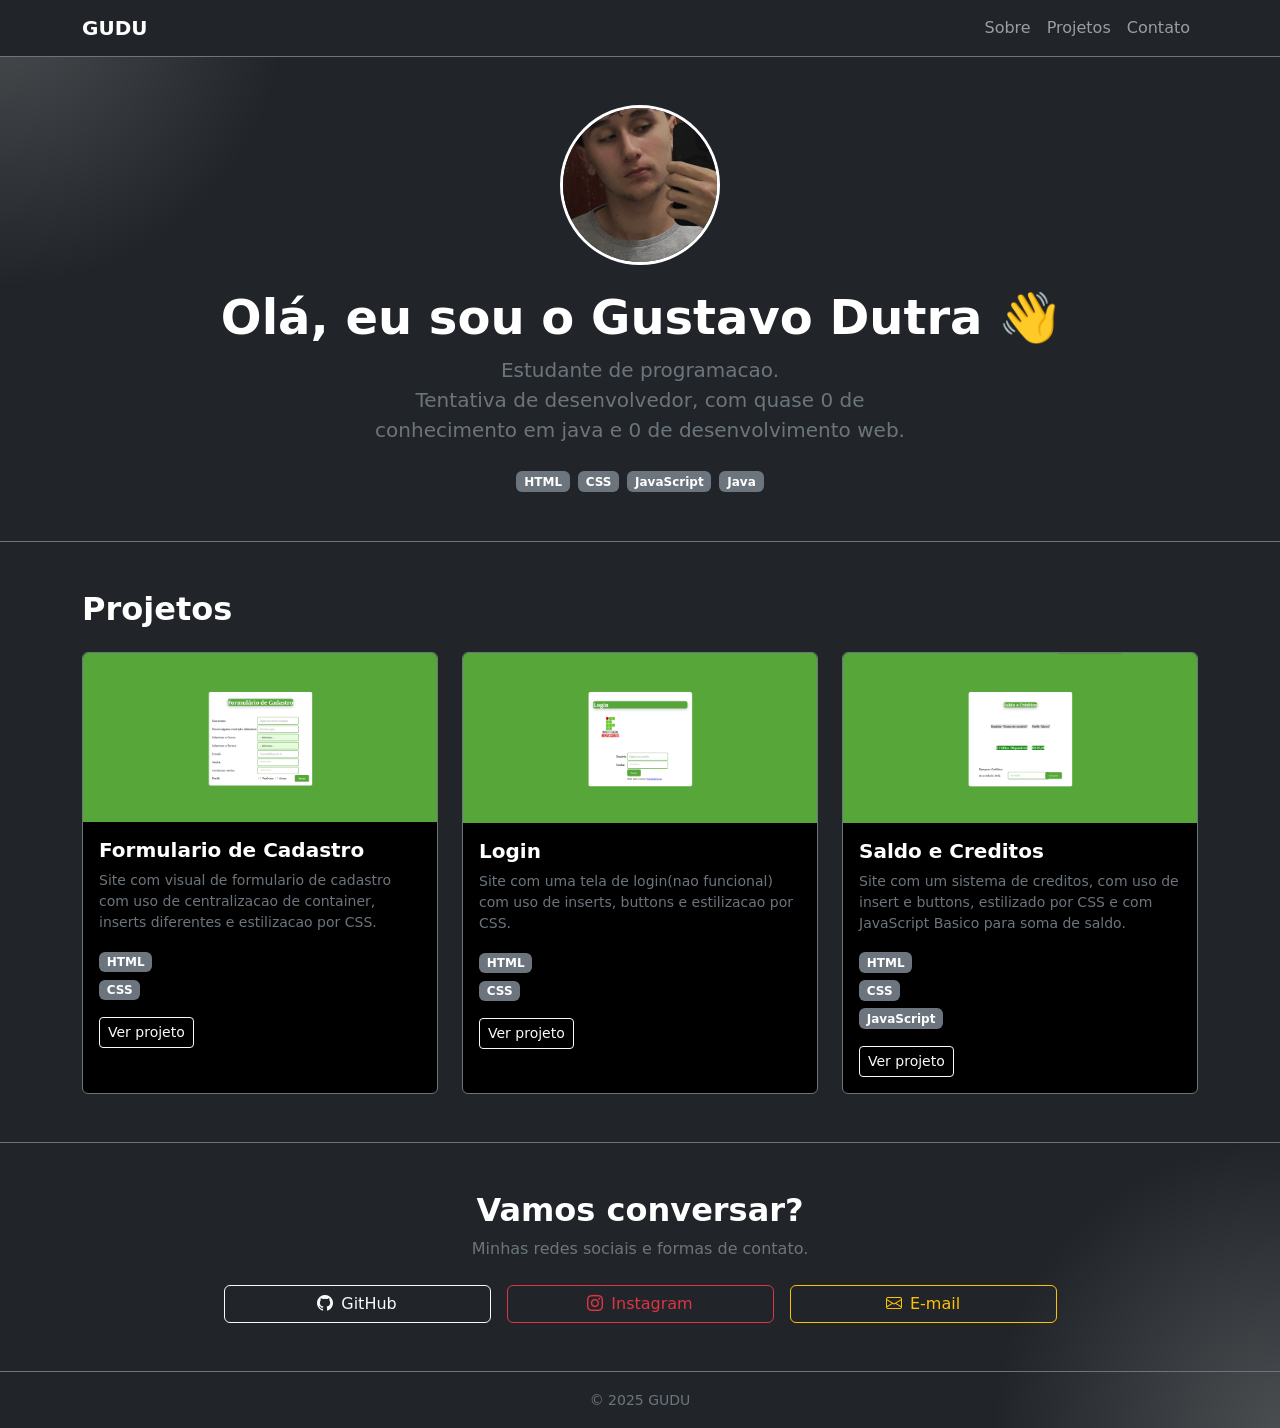
<file: index.html>
<!doctype html>
<html lang="en">
  <head>
    <meta charset="UTF-8" />
    <meta name="viewport" content="width=device-width, initial-scale=1.0" />
    <title>Portifolio</title>
    <link
      rel="stylesheet"
      href="https://cdn.jsdelivr.net/npm/bootstrap-icons@1.13.1/font/bootstrap-icons.min.css"
    />
    <link rel="stylesheet" href="Estilo/estilo.css" />
    <link
      href="https://cdn.jsdelivr.net/npm/bootstrap@5.3.8/dist/css/bootstrap.min.css"
      rel="stylesheet"
      integrity="sha384-sRIl4kxILFvY47J16cr9ZwB07vP4J8+LH7qKQnuqkuIAvNWLzeN8tE5YBujZqJLB"
      crossorigin="anonymous"
    />
  </head>
  <body class="bg-dark text-white custom-bg">
    <nav
      class="navbar navbar-expand-lg navbar-dark bg-dark border-bottom border-secondary"
    >
      <div class="container">
        <a class="navbar-brand fw-bold" href="#">GUDU</a>
        <button
          class="navbar-toggler"
          type="button"
          data-bs-toggle="collapse"
          data-bs-target="#nav"
        >
          <span class="navbar-toggler-icon"></span>
        </button>
        <div class="collapse navbar-collapse" id="nav">
          <ul class="navbar-nav ms-auto">
            <li class="nav-item">
              <a class="nav-link" href="#sobre">Sobre</a>
            </li>
            <li class="nav-item">
              <a class="nav-link" href="#projetos">Projetos</a>
            </li>
            <li class="nav-item">
              <a class="nav-link" href="#contato">Contato</a>
            </li>
          </ul>
        </div>
      </div>
    </nav>

    <section class="py-5 text-center border-bottom border-secondary" id="sobre">
      <div class="container">
        <img
          src="Fotos/foto de perfil.jpg"
          alt=""
          class="foto-perfil rounded-circle mb-4"
        />
        <h1 class="fw-bold display-5">Olá, eu sou o Gustavo Dutra 👋</h1>
        <p class="lead text-secondary col-md-6 mx-auto mt-2">
          Estudante de programacao. <br />
          Tentativa de desenvolvedor, com quase 0 de conhecimento em java e 0 de
          desenvolvimento web.
        </p>
        <div class="row justify-content-center g-2 mt-3">
          <div class="col-auto">
            <span class="badge bg-secondary">HTML</span>
          </div>
          <div class="col-auto">
            <span class="badge bg-secondary">CSS</span>
          </div>
          <div class="col-auto">
            <span class="badge bg-secondary">JavaScript</span>
          </div>
          <div class="col-auto">
            <span class="badge bg-secondary">Java</span>
          </div>
        </div>
      </div>
    </section>

    <section class="py-5 border-bottom border-secondary" id="projetos">
      <div class="container">
        <h2 class="fw-bold mb-4">Projetos</h2>
        <div class="row g-4">
          <div class="col-md-4">
            <div
              class="card bg-black text-white border-secondary h-100 project-card"
            >
              <img src="Fotos/Projeto 1.png" class="card-img-top" alt="" />
              <div class="card-body">
                <h5 class="card-title fw-bold">Formulario de Cadastro</h5>
                <p class="card-text text-secondary small">
                  Site com visual de formulario de cadastro com uso de
                  centralizacao de container, inserts diferentes e estilizacao
                  por CSS.
                </p>
                <div class="row g-1 mb-3">
                  <div class="col-12">
                    <span class="badge bg-secondary">HTML</span>
                  </div>
                  <div class="col-12">
                    <span class="badge bg-secondary">CSS</span>
                  </div>
                </div>
                <a
                  href="Projetos/Formulario Cadastro.html"
                  class="btn btn-outline-light btn-sm"
                  >Ver projeto</a
                >
              </div>
            </div>
          </div>

          <div class="col-md-4">
            <div
              class="card bg-black text-white border-secondary h-100 project-card"
            >
              <img src="Fotos/Projeto 2.png" class="card-img-top" alt="" />
              <div class="card-body">
                <h5 class="card-title fw-bold">Login</h5>
                <p class="card-text text-secondary small">
                  Site com uma tela de login(nao funcional) com uso de inserts,
                  buttons e estilizacao por CSS.
                </p>
                <div class="row g-1 mb-3">
                  <div class="col-12">
                    <span class="badge bg-secondary">HTML</span>
                  </div>
                  <div class="col-12">
                    <span class="badge bg-secondary">CSS</span>
                  </div>
                </div>
                <a
                  href="Projetos/login.html"
                  class="btn btn-outline-light btn-sm"
                  >Ver projeto</a
                >
              </div>
            </div>
          </div>

          <div class="col-md-4">
            <div
              class="card bg-black text-white border-secondary h-100 project-card"
            >
              <img src="Fotos/Projeto 3.png" class="card-img-top" alt="" />
              <div class="card-body">
                <h5 class="card-title fw-bold">Saldo e Creditos</h5>
                <p class="card-text text-secondary small">
                  Site com um sistema de creditos, com uso de insert e buttons,
                  estilizado por CSS e com JavaScript Basico para soma de saldo.
                </p>
                <div class="row g-1 mb-3">
                  <div class="col-12">
                    <span class="badge bg-secondary">HTML</span>
                  </div>
                  <div class="col-12">
                    <span class="badge bg-secondary">CSS</span>
                  </div>
                  <div class="col-12">
                    <span class="badge bg-secondary">JavaScript</span>
                  </div>
                </div>
                <a
                  href="Projetos/Saldo e Creditos.html"
                  class="btn btn-outline-light btn-sm"
                  >Ver projeto</a
                >
              </div>
            </div>
          </div>
        </div>
      </div>
    </section>

    <section class="py-5" id="contato">
      <div class="container text-center">
        <h2 class="fw-bold mb-2">Vamos conversar?</h2>
        <p class="text-secondary mb-4">
          Minhas redes sociais e formas de contato.
        </p>
        <div class="row justify-content-center g-3">
          <div class="col-12 col-md-3">
            <a
              href="https://github.com/guducalezin"
              target="_blank"
              class="btn btn-outline-light w-100"
            >
              <i class="bi bi-github me-2"></i>GitHub
            </a>
          </div>
          <div class="col-12 col-md-3">
            <a
              href="https://instagram.com/carv.gudu"
              target="_blank"
              class="btn btn-outline-danger w-100"
            >
              <i class="bi bi-instagram me-2"></i>Instagram
            </a>
          </div>
          <div class="col-12 col-md-3">
            <a
              href="mailto:guducale02.2@gmail.com"
              class="btn btn-outline-warning w-100"
            >
              <i class="bi bi-envelope me-2"></i>E-mail
            </a>
          </div>
        </div>
      </div>
    </section>

    <footer class="border-top border-secondary text-center py-3">
      <small class="text-secondary">© 2025 GUDU</small>
    </footer>
  </body>
</html>
</file>
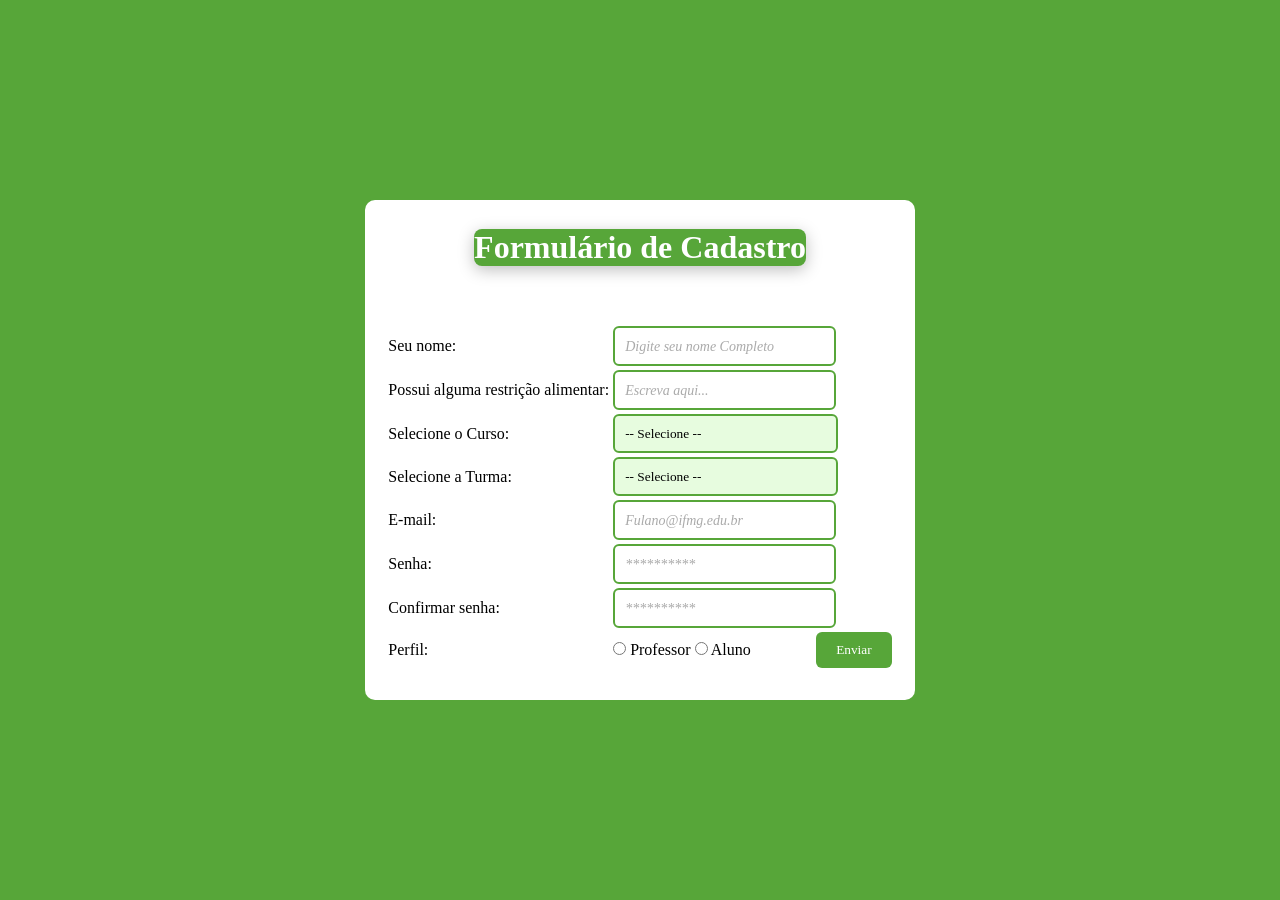
<file: Projetos/Formulario Cadastro.html>
<!doctype html>
<html lang="pt-BR">
  <head>
    <meta charset="UTF-8" />
    <link rel="stylesheet" href="../Estilo/estilo2.css" />
    <title>Cadastro</title>
  </head>

  <body>
    <div class="container">
      <div class="centro">
        <h1 class="titulo">
          Formulário de Cadastro
        </h1>
        <table>
          <tr>
            <td>
              <label>Seu nome: </label>
            </td>
            <td>
              <input class="input" type="text" placeholder="Digite seu nome Completo" />
            </td>
          </tr>
          <tr>
            <td><label>Possui alguma restrição alimentar:</label></td>
            <td><input class="input" type="textarea" placeholder="Escreva aqui..." /></td>
          </tr>
          <tr>
            <td><label>Selecione o Curso:</label></td>
            <td>
              <select class="select" name="Curso">
                <option value="">-- Selecione --</option>
                <option value="Agro">Agropecuária</option>
                <option value="Agri">Agrimensura</option>
                <option value="Nutri">Nutrição</option>
                <option value="Inf">Informática</option>
              </select>
            </td>
          </tr>
          <tr>
            <td><label>Selecione a Turma: </label></td>
            <td>
              <select class="select" name="Turma">
                <option value="">-- Selecione --</option>
                <option value="1a">1A</option>
                <option value="1b">1B</option>
                <option value="2a">2A</option>
                <option value="2b">2B</option>
                <option value="3a">3A</option>
                <option value="3b">3B</option>
              </select>
            </td>
          </tr>
          <tr>
            <td><label>E-mail: </label></td>
            <td><input class="input" type="text" placeholder="Fulano@ifmg.edu.br" /></td>
          </tr>
          <tr>
            <td><label>Senha: </label></td>
            <td><input class="input" type="password" placeholder="**********" /></td>
          </tr>
          <tr>
            <td><label>Confirmar senha: </label></td>
            <td><input class="input" type="password" placeholder="**********" /></td>
          </tr>
          <tr>
            <td> <label>Perfil:</label></td>
            <td>
              <input class="radio" type="radio" name="Perfil" /> Professor
              <input class="radio" type="radio" name="Perfil" /> Aluno
            </td>
            <td>
              <button class="botao"
                type="submit"
                
              >
                Enviar
              </button>
            </td>
          </tr>
        </table>
      </div>
    </div>
  </body>
</html>
</file>
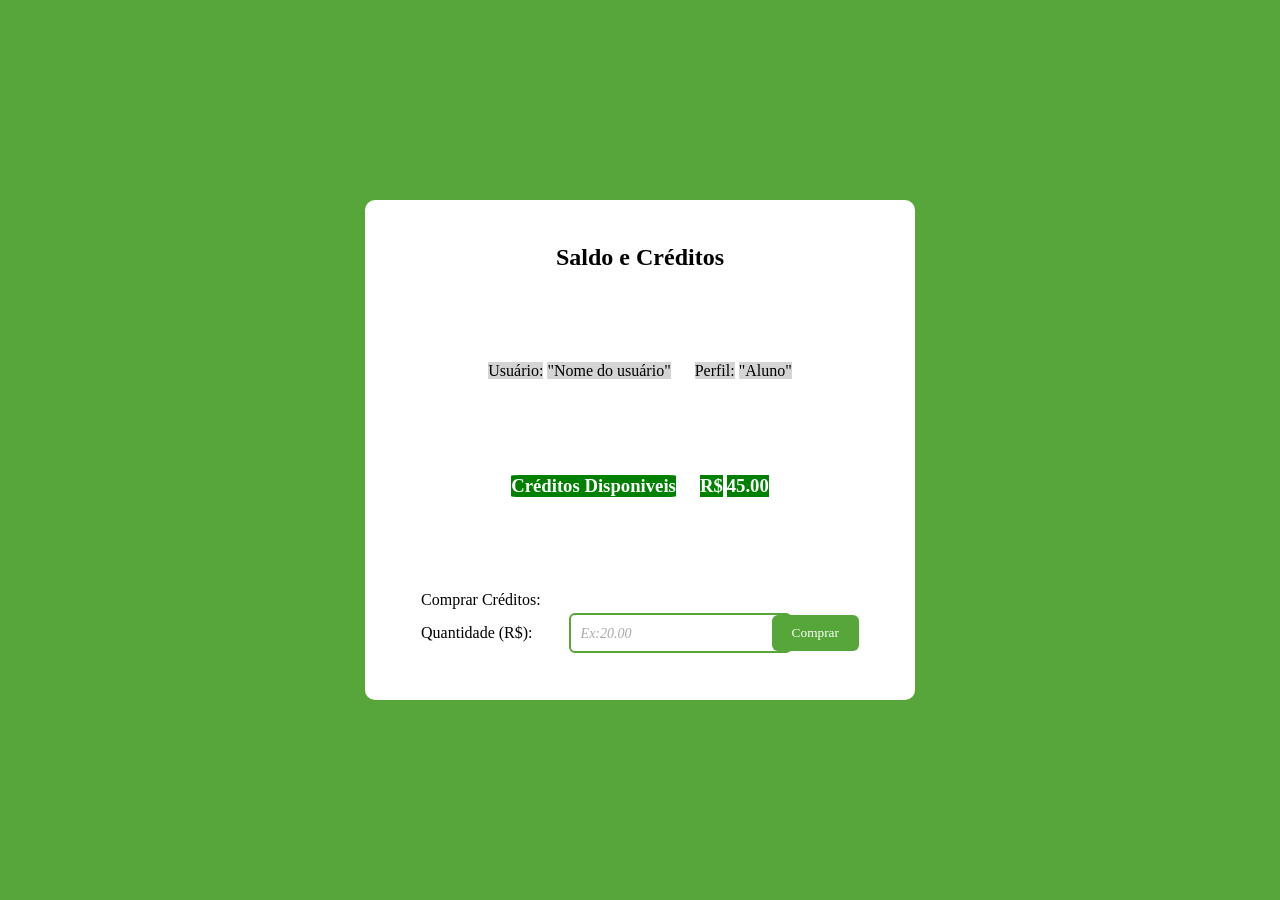
<file: Projetos/Saldo e Creditos.html>
<!DOCTYPE html>
<html lang="en">
  <head>
    <meta charset="UTF-8" />
    <meta name="viewport" content="width=device-width, initial-scale=1.0" />
    <title>Saldo e Creditos</title>
    <link rel="stylesheet" href="../Estilo/estilo2.css" />
  </head>

  <body>
    <div class="container">
      <div class="centro">
        <h2 class="color: white; background-color: green;">Saldo e Créditos</h2>
        <table>
          <tr>
            <td>
              <label style="background-color: rgb(212, 212, 212)">
                Usuário:
              </label>
            </td>
            <td>
              <label style="background-color: rgb(212, 212, 212)"
                >"Nome do usuário"</label
              >
            </td>
            <td></td>
            <td></td>
            <td></td>
            <td></td>
            <td></td>
            <td>
              <label style="background-color: rgb(212, 212, 212)"
                >Perfil:</label
              >
            </td>
            <td>
              <label style="background-color: rgb(212, 212, 212)"
                >"Aluno"</label
              >
            </td>
          </tr>
        </table>
        <table>
          <tr>
            <td>
              <h3
                style="color: white; background-color: green; border-radius: 5%"
              >
                Créditos Disponiveis
              </h3>
            </td>
            <td></td>
            <td></td>
            <td></td>
            <td></td>
            <td></td>
            <td>
              <h3 style="color: white; background-color: green">R$</h3>
            </td>
            <td>
              <h3 id="dinheiro" style="color: white; background-color: green">
                45.00
              </h3>
            </td>
          </tr>
        </table>
        <table>
          <tr>
            <td><label>Comprar Créditos:</label></td>
          </tr>
          <tr>
            <td><label>Quantidade (R$):</label></td>
            <td></td>
            <td></td>
            <td></td>
            <td></td>
            <td></td>
            <td></td>
            <td>
              <input
                id="compra"
                type="number"
                class="input"
                placeholder="Ex:20.00"
              />
            </td>
            <td>
              <button onclick="atualizar()" class="botao">Comprar</button>
            </td>
          </tr>
        </table>
      </div>
    </div>
    <script>
      function atualizar() {
        let comprando = document.getElementById("compra").value;
        let saldo = document.getElementById("dinheiro").textContent;
        let somado = Number(comprando) + Number(saldo);
        document.getElementById("dinheiro").innerText = somado;
      }
    </script>
  </body>
</html>
</file>
<file: Estilo/estilo.css>
.custom-bg {
  min-height: 100vh;
  background: radial-gradient(
      circle at top left,
      rgba(255, 255, 255, 0.185),
      transparent 15%
    ),
    radial-gradient(
      circle at bottom right,
      rgba(255, 255, 255, 0.185),
      transparent 15%
    ),
    #000;
}
/* Esse object-fit eu peguei do chat pq a foto tava cortando */
.foto-perfil {
  width: 160px;
  height: 160px;
  object-fit: cover;
  border: 3px solid #fff;
}
/* O glass o chat q me deu ideia de fazer, mas entendi como funciona*/
.glass {
  background: rgba(255, 255, 255, 0.1);
  border-radius: 20px;
  backdrop-filter: blur(10px);
  border: 1px solid rgba(255, 255, 255, 0.2);
  color: white;
}
</file>
<file: Estilo/estilo2.css>
*{
  margin: 0px;
  border: 0px;
}
.container {
  height: 100vh;
  display: grid;
  background-color: #57a639;
}
.centro {
  background-color: white;
  height: 500px;
  width: 550px;
  margin: auto;
  display: grid;
  place-items: center;
  border-radius: 10px;
}
.content{
  border: 0px;
  padding: 0px;
  margin: 0px;
}
.header {
  width: 500px;
}

.botao {
  background: #57a639;
  color: white;
  padding: 10px 20px;
  border: none;
  border-radius: 6px;
  cursor: pointer;
  font-family: Cambria, Cochin, Georgia, Times, 'Times New Roman', serif;
  transition: all 0.3s ease;
}
.botao:hover{
  background: #2e571e;
  transform: scale(1.05);
}
.IFMG {
  color: #57a639;
  background-color: rgb(204, 203, 203);
}
.titulo {
  color: white;
  background-color: #57a639;
  border-radius: 8px;
  box-shadow: 0 4px 16px rgba(0, 0, 0, .25);
  font-family: Cambria, Cochin, Georgia, Times, 'Times New Roman', serif;
}
.input {
  width: 100%;
  padding: 10px;
  border: 2px solid #57a639;
  border-radius: 6px;
  font-size: 14px;
}
::placeholder {
  color: #aaa;
  font-style: italic;
  font-family: Cambria, Cochin, Georgia, Times, 'Times New Roman', serif;
}
label{
  font-family: Cambria, Cochin, Georgia, Times, 'Times New Roman', serif;
}
.select{
  font-family: Cambria, Cochin, Georgia, Times, 'Times New Roman', serif;
  width: 113%;
  padding: 10px;
  border-radius: 6px;
  border: 2px solid #57a639;
  background: #e7fcdf;
  appearance: none;
  cursor: pointer;
}
.radio{
  accent-color: #57a639;
}
</file>
